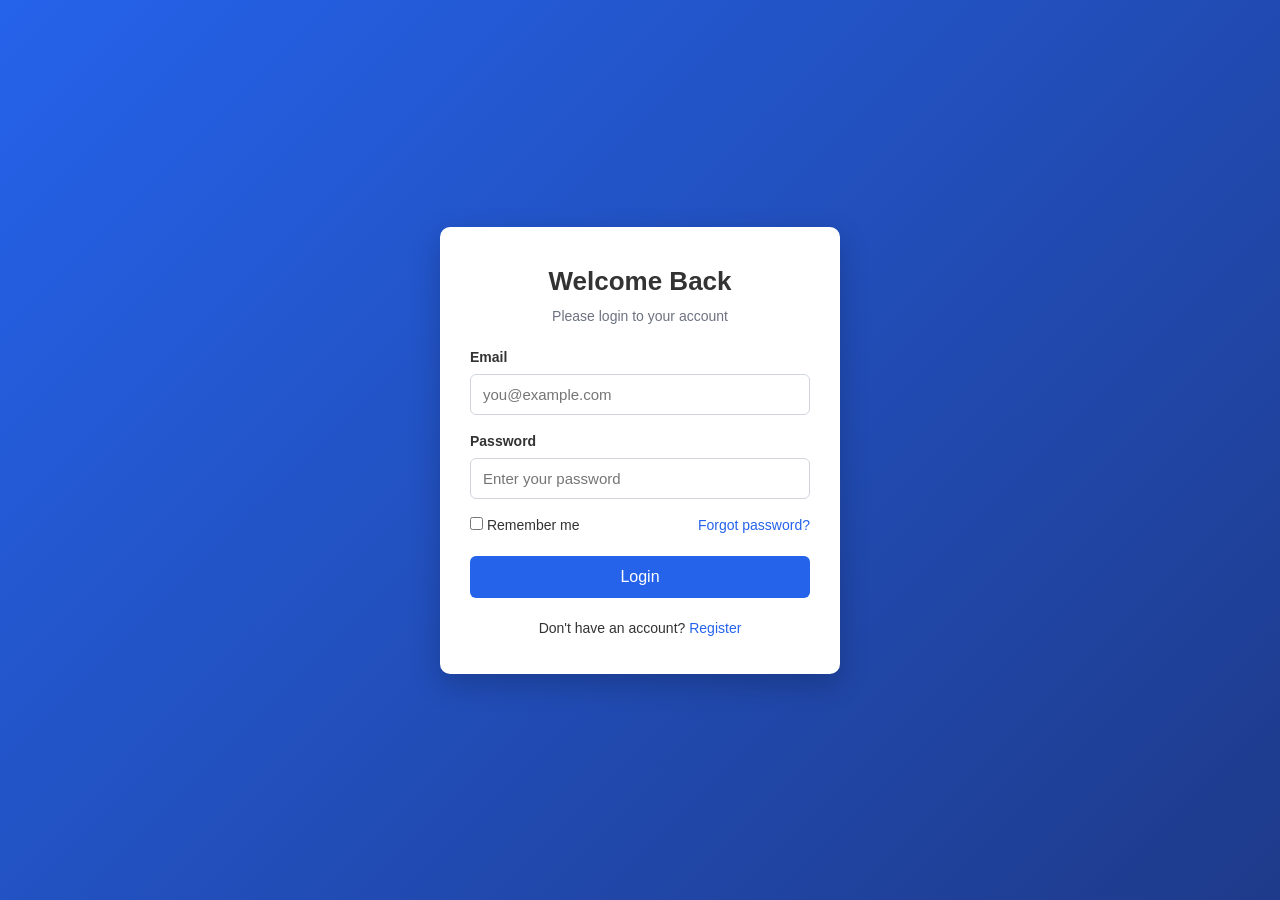
<file: Electric-shop/index.html>
<!DOCTYPE html>
<html lang="en">
<head>
    <meta charset="UTF-8">
    <meta name="viewport" content="width=device-width, initial-scale=1.0">
    <title>Login</title>
    <link rel="stylesheet" href="css/style.css">
</head>

<body class="auth-body">

    <div class="auth-card">

        <h1>Welcome Back</h1>
        <p class="subtitle">Please login to your account</p>

        <form id="loginForm" novalidate>

            <div class="form-group">
                <label for="email">Email</label>
                <input type="email" id="email" name="email" placeholder="you@example.com">
                <span class="error" id="emailError"></span>
            </div>

            <div class="form-group">
                <label for="password">Password</label>
                <input type="password" id="password" name="password" placeholder="Enter your password">
                <span class="error" id="passwordError"></span>
            </div>

            <div class="form-row">
                <label class="checkbox">
                    <input type="checkbox" name="remember"> Remember me
                </label>

                <a href="#">Forgot password?</a>
            </div>

            <button type="submit" class="btn">Login</button>

        </form>

        <p class="switch-text">
            Don't have an account?
            <a href="register.html">Register</a>
        </p>

    </div>

    <script src="js/login.js"></script>

</body>
</html>
</file>
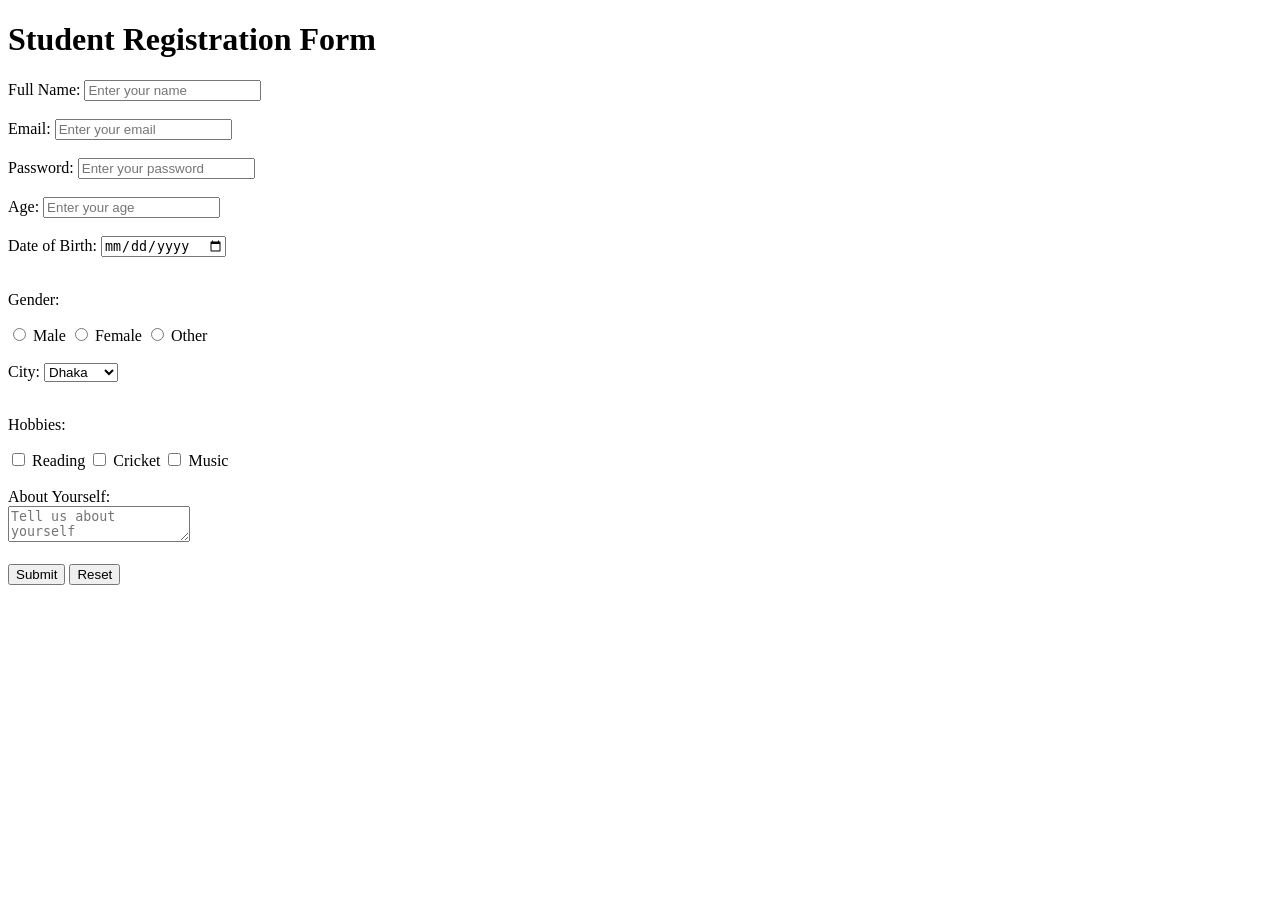
<file: registration.html>
<!DOCTYPE html>
<html>
<head>
  <meta charset="UTF-8">
  <title>Student Registration Form</title>
</head>
<body>
 
  <h1>Student Registration Form</h1>
 
  <form action=" " method="post">
 
    
    <label>Full Name:</label>
    <input type="text" name="fullname" placeholder="Enter your name" required>
    <br><br>
 
    
    <label>Email:</label>
    <input type="email" name="email" placeholder="Enter your email" required>
    <br><br>
 
    
    <label>Password:</label>
    <input type="password" name="pass" placeholder="Enter your password" required>
    <br><br>
 

    <label>Age:</label>
    <input type="number" name="age" placeholder="Enter your age" required>
    <br><br>
 
    
    <label>Date of Birth:</label>
    <input type="date" name="dob">
    <br><br>
 
    
    <p>Gender:</p> <input type="radio" name="gender" value="male"> Male
    <input type="radio" name="gender" value="female"> Female
    <input type="radio" name="gender" value="other"> Other
    <br><br>
 
    
    <label>City:</label>
    <select name="city">
      <option value="dhaka">Dhaka</option>
      <option value="khulna">Khulna</option>
      <option value="rajshahi">Rajshahi</option>
      <option value="sylhet">Sylhet</option>
    </select>
    <br>
    <br>
 
    
    <p>Hobbies:</p>
    <input type="checkbox" name="hobby" value="reading"> Reading
    <input type="checkbox" name="hobby" value="cricket"> Cricket
    <input type="checkbox" name="hobby" value="music"> Music
    <br>
    <br>
 
    
    <label>About Yourself:</label><br>
    <textarea name="about" placeholder="Tell us about yourself" required></textarea>
    <br><br>
 
  
    <input type="submit" value="Submit">
    <input type="reset" value="Reset">
 
  </form>
 
</body>
</html>
</file>
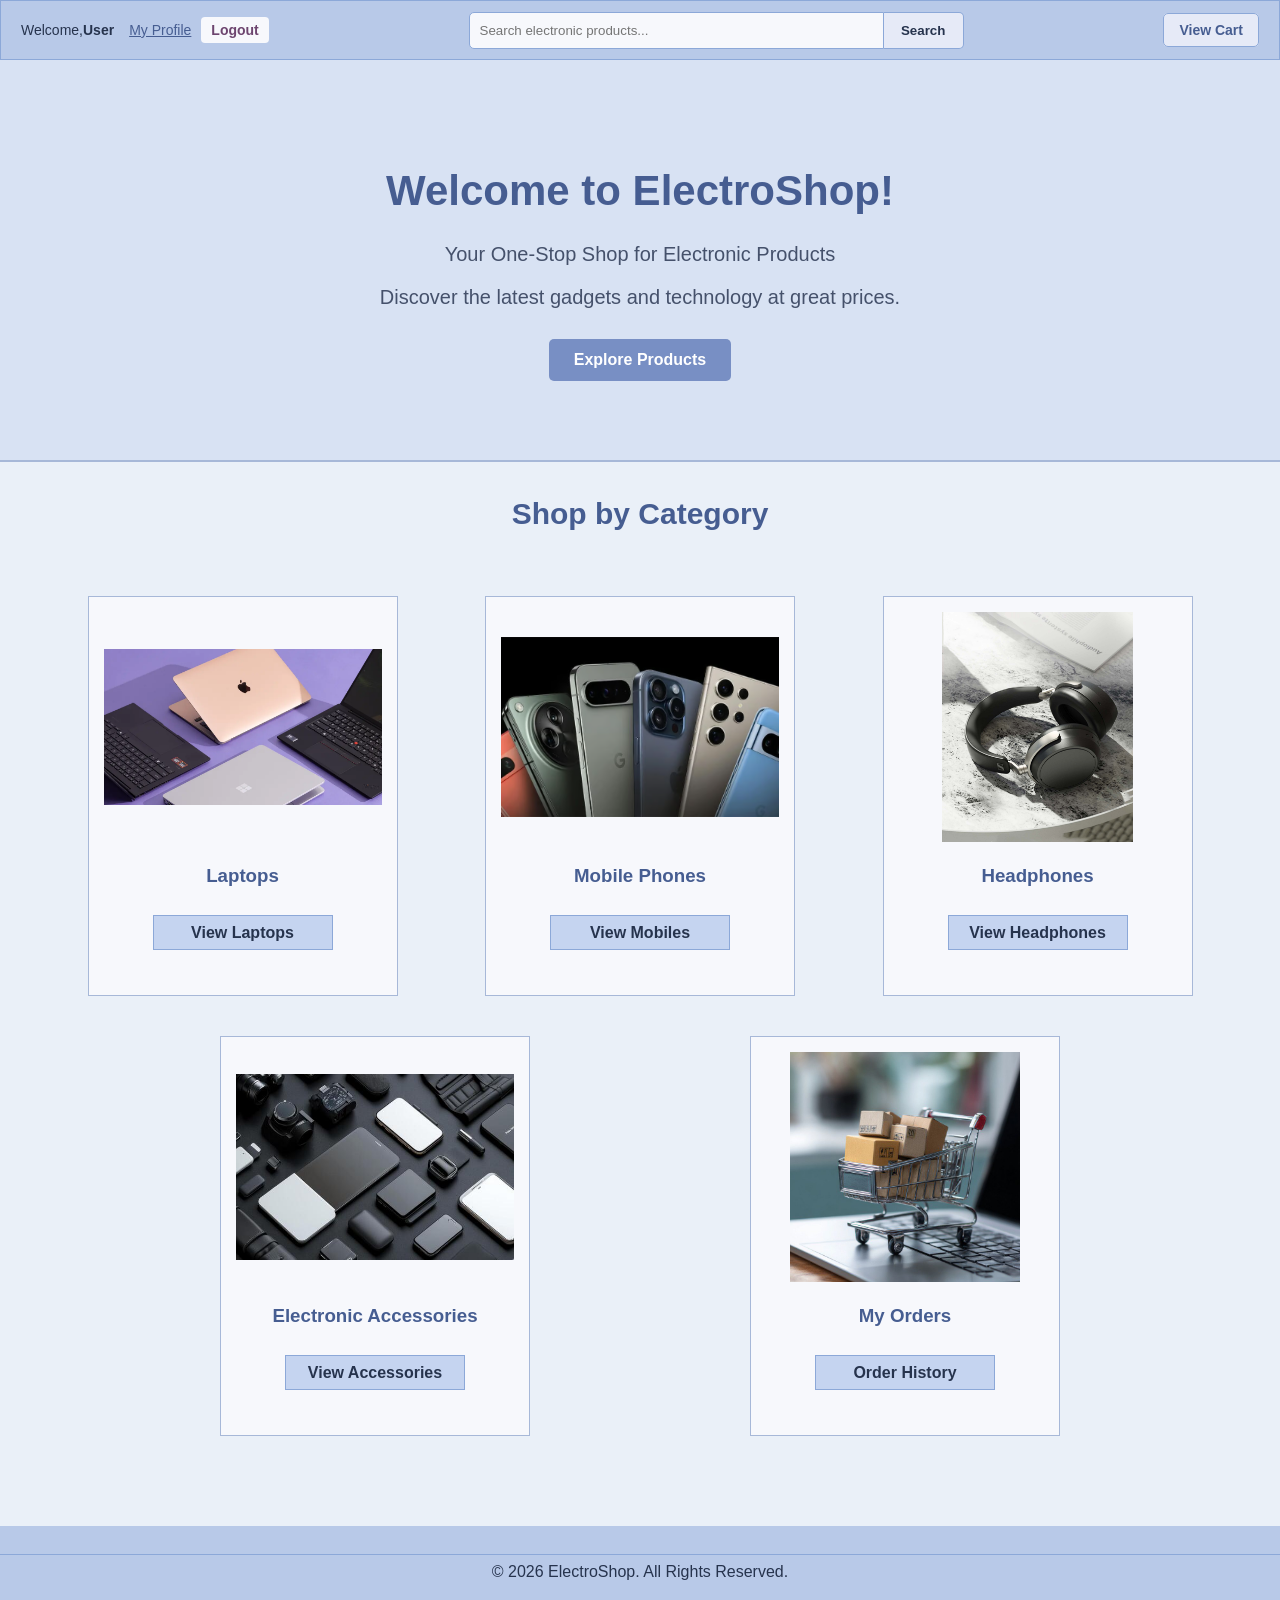
<file: Electric-shop/dashboard.html>
<!DOCTYPE html>
<html lang="en">
<head>
    <meta charset="UTF-8">
    <meta name="viewport" content="width=device-width, initial-scale=1.0">
    <title>Electronic Shop Dashboard</title>

    <style>
        body {
            background-color: #EAF0F8;
            font-family: Arial, sans-serif;
            margin: 0;
            padding: 0;
        }

        .searchbar {
            position: sticky;
            top: 0;
            width: 100%;
            height: 60px;
            background-color: #B8C9E8;
            display: flex;
            justify-content: space-between;
            align-items: center;
            border: 1px solid #8CA8D8;
            padding: 0 20px;
            box-sizing: border-box;
            z-index: 100;
        }

        .user-info {
            color: #26334D;
            font-size: 14px;
            display: flex;
            align-items: center;
        }

        .profile-link {
            color: #465D91;
            margin-left: 15px;
            text-decoration: underline;
        }

        .logout-btn {
            color: #6D456F;
            text-decoration: none;
            background: #F7F8FC;
            padding: 5px 10px;
            border-radius: 4px;
            margin-left: 10px;
            font-weight: bold;
        }

        .search-box-container {
            display: flex;
            width: 40%;
        }

        .searchbar_input {
            flex: 1;
            padding: 10px;
            border-radius: 5px 0 0 5px;
            border: 1px solid #8CA8D8;
            outline: none;
            background-color: #F7F8FC;
        }

        .search-btn {
            width: 80px;
            background: #E6EAF7;
            border: 1px solid #8CA8D8;
            border-left: none;
            border-radius: 0 5px 5px 0;
            cursor: pointer;
            font-weight: bold;
            color: #26334D;
        }

        .view-cart-link {
            background: #E6EAF7;
            color: #465D91;
            padding: 8px 15px;
            text-decoration: none;
            border-radius: 5px;
            font-weight: bold;
            border: 1px solid #8CA8D8;
            font-size: 14px;
        }

        .welcome {
            width: 100%;
            height: 400px;
            background-color: #D8E2F3;
            display: flex;
            justify-content: center;
            align-items: center;
            text-align: center;
            border-bottom: 2px solid #A7B8D8;
        }

        .welcome-content h1 {
            font-size: 42px;
            color: #465D91;
        }

        .welcome-content p {
            font-size: 20px;
            color: #45516B;
        }

        .shop-btn {
            display: inline-block;
            background-color: #788FC4;
            color: white;
            padding: 12px 25px;
            border-radius: 5px;
            text-decoration: none;
            font-weight: bold;
            margin-top: 10px;
        }

        .section-title {
            text-align: center;
            font-size: 30px;
            margin-top: 35px;
            color: #465D91;
        }

        .product-container {
            display: flex;
            justify-content: space-evenly;
            flex-wrap: wrap;
            margin-top: 20px;
            padding: 20px;
        }

        .product-box {
            width: 25%;
            height: 400px;
            border: 1px solid #A7B8D8;
            background-color: #F7F8FC;
            margin: 20px;
            padding: 15px;
            text-align: center;
            transition: 0.3s;
            box-sizing: border-box;
        }

        .product-box:hover {
            outline: 2px solid #788FC4;
            outline-offset: 5px;
        }

        .product-img {
            width: 100%;
            height: 230px;
            object-fit: contain;
        }

        .product-box h3 {
            color: #465D91;
        }

        .product-box button {
            width: 180px;
            height: 35px;
            background-color: #C5D4F0;
            color: #26334D;
            font-size: 16px;
            cursor: pointer;
            border: 1px solid #8CA8D8;
            margin-top: 10px;
        }

        .product-box button:hover {
            background-color: #A7BCE5;
        }

        .footer_style {
            width: 100%;
            height: 100px;
            background-color: #B8C9E8;
            text-align: center;
            padding-top: 20px;
            margin-top: 50px;
            box-sizing: border-box;
            color: #26334D;
        }

        .footer_style hr {
            border: none;
            border-top: 1px solid #8CA8D8;
        }

        a {
            text-decoration: none;
        }
    </style>
</head>

<body>

    <div class="searchbar">

        <div class="user-info">
            Welcome, <b>User</b>

            <a href="profile.html" class="profile-link">My Profile</a>

            <a href="index.html" class="logout-btn">Logout</a>
        </div>

        <div class="search-box-container">
            <input type="text"
                   placeholder="Search electronic products..."
                   class="searchbar_input">

            <button type="button" class="search-btn">Search</button>
        </div>

        <div class="cart-header">
            <a href="cart.html" class="view-cart-link">View Cart</a>
        </div>

    </div>

    <div class="welcome">

        <div class="welcome-content">
            <h1>Welcome to ElectroShop!</h1>

            <p>Your One-Stop Shop for Electronic Products</p>

            <p>Discover the latest gadgets and technology at great prices.</p>

            <a href="#products" class="shop-btn">Explore Products</a>
        </div>

    </div>

    <h2 class="section-title" id="products">Shop by Category</h2>

    <div class="product-container">

        <div class="product-box">
            <img src="images/laptop.jpg"
                 alt="Laptop"
                 class="product-img">

            <h3>Laptops</h3>

            <a href="laptopProducts.html">
                <button type="button"><b>View Laptops</b></button>
            </a>
        </div>

        <div class="product-box">
            <img src="images/mobile.jpg"
                 alt="Mobile Phone"
                 class="product-img">

            <h3>Mobile Phones</h3>

            <a href="mobileProducts.html">
                <button type="button"><b>View Mobiles</b></button>
            </a>
        </div>

        <div class="product-box">
            <img src="images/headphones.jpg"
                 alt="Headphones"
                 class="product-img">

            <h3>Headphones</h3>

            <a href="headphoneProducts.html">
                <button type="button"><b>View Headphones</b></button>
            </a>
        </div>

        <div class="product-box">
            <img src="images/accessories.jpg"
                 alt="Electronic Accessories"
                 class="product-img">

            <h3>Electronic Accessories</h3>

            <a href="accessoryProducts.html">
                <button type="button"><b>View Accessories</b></button>
            </a>
        </div>

        <div class="product-box">
            <img src="images/order.jpg"
                 alt="Order History"
                 class="product-img">

            <h3>My Orders</h3>

            <a href="orderHistory.html">
                <button type="button"><b>Order History</b></button>
            </a>
        </div>

    </div>

    <div class="footer_style">
        <hr>

        <footer>
            &copy; 2026 ElectroShop. All Rights Reserved.
        </footer>
    </div>

    <script src="js/dashboard.js"></script>

</body>
</html>
</file>
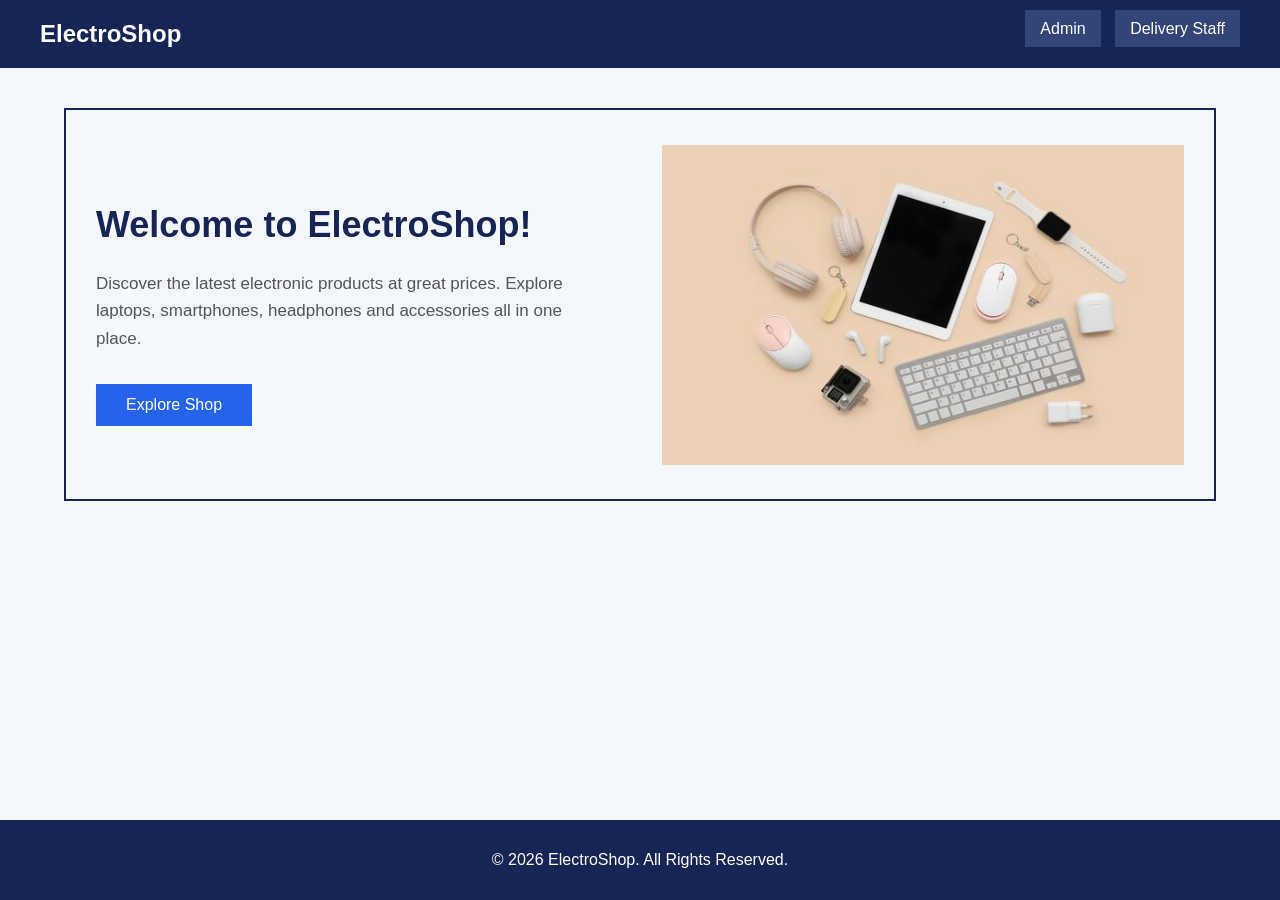
<file: Electric-shop/home.html>
<!DOCTYPE html>
<html>
<head>
    <title>ElectroShop - Home</title>

    <style>
        body {
            margin: 0;
            font-family: Arial;
            background-color: #f4f7fb;
            min-height: 100vh;
            display: flex;
            flex-direction: column;
        }

        nav {
            background-color: #172554;
            color: white;
            padding: 20px 40px;
        }

        nav h2 {
            display: inline;
        }

        .links {
            float: right;
        }

        .links a {
            color: white;
            text-decoration: none;
            background-color: #334477;
            padding: 10px 15px;
            margin-left: 10px;
        }

        main {
            flex: 1;
            padding: 40px 0;
        }

        .main {
            margin: 0 auto;
            padding: 30px;
            width: 85%;
            min-height: 320px;
            border: 2px solid #172554;
            overflow: auto;
        }

        .content {
            float: left;
            width: 45%;
            margin-top: 40px;
        }

        .content h1 {
            color: #172554;
            font-size: 36px;
        }

        .content p {
            color: #555;
            font-size: 17px;
            line-height: 1.6;
        }

        .image {
            float: right;
            width: 48%;
        }

        .image img {
            width: 100%;
            height: 320px;
            margin-top: 5px;
        }

        .next-btn {
            display: inline-block;
            background-color: #2563eb;
            color: white;
            text-decoration: none;
            padding: 12px 30px;
            margin-top: 15px;
        }

        footer {
            background-color: #172554;
            color: white;
            text-align: center;
            padding: 15px;
        }
    </style>
</head>

<body>

    <nav>
        <h2>ElectroShop</h2>

        <div class="links">
            <a href="adminLogin.html">Admin</a>
            <a href="deliveryLogin.html">Delivery Staff</a>
        </div>
    </nav>

    <main>
        <div class="main">

            <div class="content">
                <h1>Welcome to ElectroShop!</h1>

                <p>
                    Discover the latest electronic products at great prices.
                    Explore laptops, smartphones, headphones and accessories
                    all in one place.
                </p>

                <a href="index.html" class="next-btn">Explore Shop</a>
            </div>

            <div class="image">
                <img src="images/front.jpg" alt="Electronic Products">
            </div>

        </div>
    </main>

    <footer>
        <p>&copy; 2026 ElectroShop. All Rights Reserved.</p>
    </footer>

</body>
</html>
</file>
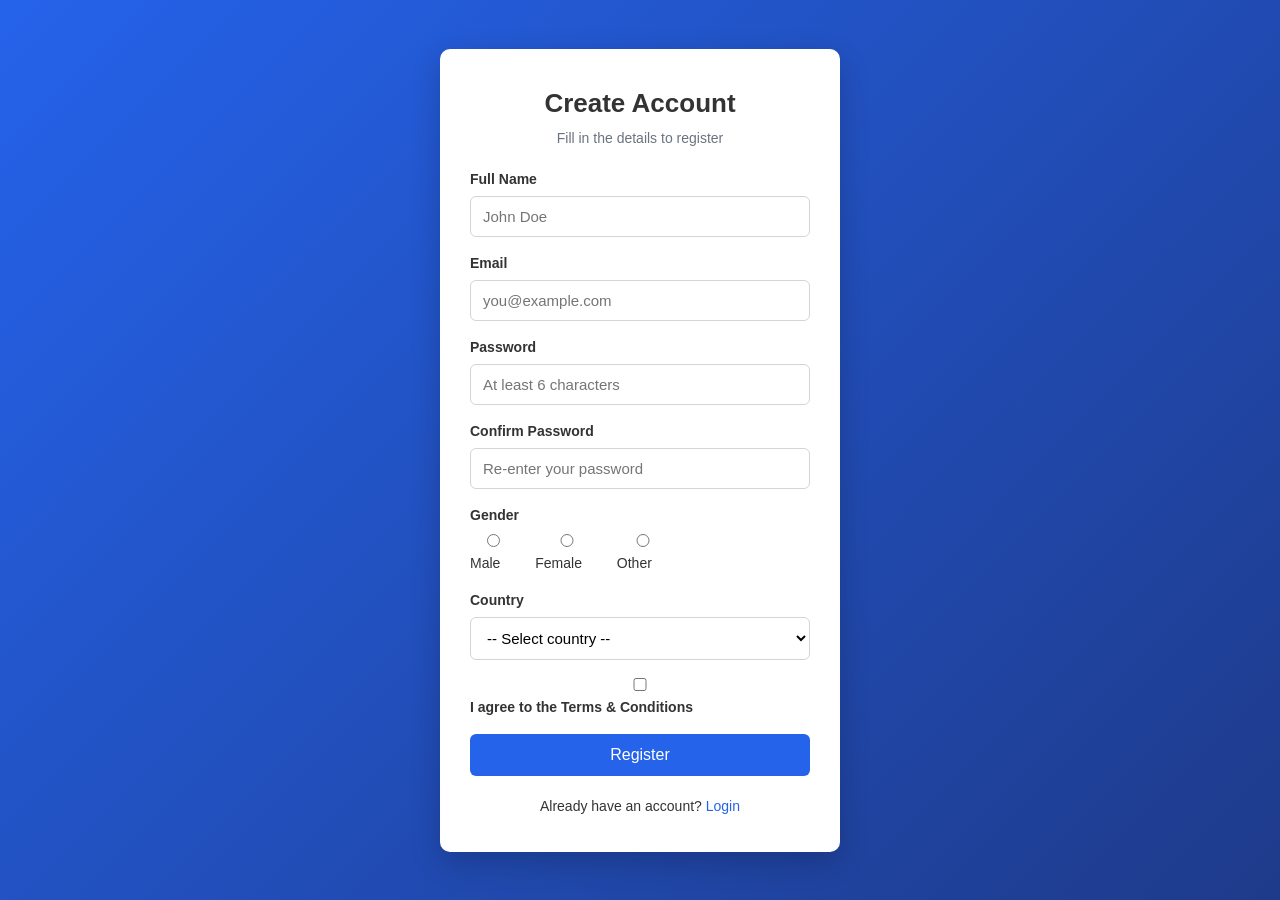
<file: Electric-shop/register.html>
<!DOCTYPE html>
<html lang="en">
<head>
    <meta charset="UTF-8">
    <meta name="viewport" content="width=device-width, initial-scale=1.0">
    <title>Register</title>
    <link rel="stylesheet" href="css/style.css">
</head>

<body class="auth-body">

    <div class="auth-card">

        <h1>Create Account</h1>
        <p class="subtitle">Fill in the details to register</p>

        <form id="registerForm" novalidate>

            <div class="form-group">
                <label for="name">Full Name</label>
                <input type="text" id="name" name="name" placeholder="John Doe">
                <span class="error" id="nameError"></span>
            </div>

            <div class="form-group">
                <label for="email">Email</label>
                <input type="email" id="email" name="email" placeholder="you@example.com">
                <span class="error" id="emailError"></span>
            </div>

            <div class="form-group">
                <label for="password">Password</label>
                <input type="password" id="password" name="password" placeholder="At least 6 characters">
                <span class="error" id="passwordError"></span>
            </div>

            <div class="form-group">
                <label for="confirm">Confirm Password</label>
                <input type="password" id="confirm" name="confirm" placeholder="Re-enter your password">
                <span class="error" id="confirmError"></span>
            </div>

            <div class="form-group">
                <label>Gender</label>

                <div class="radio-group">
                    <label><input type="radio" name="gender" value="male"> Male</label>
                    <label><input type="radio" name="gender" value="female"> Female</label>
                    <label><input type="radio" name="gender" value="other"> Other</label>
                </div>

                <span class="error" id="genderError"></span>
            </div>

            <div class="form-group">
                <label for="country">Country</label>

                <select id="country" name="country">
                    <option value="">-- Select country --</option>
                    <option value="bangladesh">Bangladesh</option>
                    <option value="india">India</option>
                    <option value="usa">USA</option>
                    <option value="uk">UK</option>
                    <option value="other">Other</option>
                </select>

                <span class="error" id="countryError"></span>
            </div>

            <div class="form-group">
                <label class="checkbox">
                    <input type="checkbox" id="terms" name="terms">
                    I agree to the Terms &amp; Conditions
                </label>

                <span class="error" id="termsError"></span>
            </div>

            <button type="submit" class="btn">Register</button>

        </form>

        <p class="switch-text">
            Already have an account?
            <a href="index.html">Login</a>
        </p>

    </div>

    <script src="js/register.js"></script>

</body>
</html>
</file>
<file: Electric-shop/css/style.css>
* {
  margin: 0;
  padding: 0;
  box-sizing: border-box;
}

body {
  font-family: Arial, Helvetica, sans-serif;
  background-color: #f4f6f9;
  color: #333;
  line-height: 1.5;
}

a {
  color: #2563eb;
  text-decoration: none;
}

a:hover {
  text-decoration: underline;
}

.subtitle {
  color: #6b7280;
  font-size: 14px;
  margin-bottom: 20px;
}


.btn {
  display: block;
  width: 100%;
  padding: 12px;
  background-color: #2563eb;
  color: #fff;
  border: none;
  border-radius: 6px;
  font-size: 16px;
  cursor: pointer;
  transition: background-color 0.2s;
}

a.btn:hover {
  text-decoration: none;
}

.btn:hover {
  background-color: #1d4ed8;
}

.btn-small {
  display: inline-block;
  width: auto;
  text-align: center;
  padding: 8px 16px;
  font-size: 14px;
}


.auth-body {
  min-height: 100vh;
  display: flex;
  justify-content: center;
  align-items: center;
  padding: 20px;
  background: linear-gradient(135deg, #2563eb, #1e3a8a);
}

.auth-card {
  width: 100%;
  max-width: 400px;
  background-color: #fff;
  padding: 35px 30px;
  border-radius: 10px;
  box-shadow: 0 10px 30px rgba(0, 0, 0, 0.2);
}

.auth-card h1 {
  font-size: 26px;
  margin-bottom: 5px;
  text-align: center;
}

.auth-card .subtitle {
  text-align: center;
}

.form-group {
  margin-bottom: 16px;
}

.form-group label {
  display: block;
  margin-bottom: 6px;
  font-size: 14px;
  font-weight: bold;
}

.form-group input {
  width: 100%;
  padding: 11px 12px;
  border: 1px solid #d1d5db;
  border-radius: 6px;
  font-size: 15px;
  outline: none;
}

.form-group select {
  width: 100%;
  padding: 11px 12px;
  border: 1px solid #d1d5db;
  border-radius: 6px;
  font-size: 15px;
  background-color: #fff;
  outline: none;
}

.form-group input:focus,
.form-group select:focus {
  border-color: #2563eb;
  box-shadow: 0 0 0 3px rgba(37, 99, 235, 0.15);
}

.radio-group {
  display: flex;
  gap: 18px;
  font-size: 14px;
}

.radio-group label {
  font-weight: normal;
  margin-bottom: 0;
  display: inline;
}

.form-row {
  display: flex;
  justify-content: space-between;
  align-items: center;
  margin-bottom: 20px;
  font-size: 14px;
}

.checkbox {
  display: block;
  font-size: 14px;
  margin-bottom: 20px;
}

.form-row .checkbox {
  margin-bottom: 0;
}

.switch-text {
  text-align: center;
  margin-top: 20px;
  font-size: 14px;
}

/* ===== Dashboard Layout ===== */
.layout {
  display: flex;
  min-height: 100vh;
}

.sidebar {
  width: 230px;
  background-color: #1e293b;
  color: #fff;
  padding: 25px 0;
}

.sidebar .logo {
  text-align: center;
  margin-bottom: 30px;
  font-size: 22px;
}

.sidebar nav a {
  display: block;
  padding: 12px 25px;
  color: #cbd5e1;
  font-size: 15px;
}

.sidebar nav a:hover,
.sidebar nav a.active {
  background-color: #334155;
  color: #fff;
  text-decoration: none;
}

.main {
  flex: 1;
  display: flex;
  flex-direction: column;
}

.topbar {
  display: flex;
  justify-content: space-between;
  align-items: center;
  background-color: #fff;
  padding: 15px 30px;
  box-shadow: 0 1px 4px rgba(0, 0, 0, 0.08);
}

.user-area {
  display: flex;
  align-items: center;
  gap: 15px;
}

.content {
  padding: 30px;
}


.cards {
  display: grid;
  grid-template-columns: repeat(auto-fit, minmax(200px, 1fr));
  gap: 20px;
  margin-bottom: 30px;
}

.card {
  background-color: #fff;
  padding: 20px;
  border-radius: 8px;
  box-shadow: 0 1px 4px rgba(0, 0, 0, 0.08);
}

.card h4 {
  color: #6b7280;
  font-size: 14px;
  font-weight: normal;
}

.card .number {
  font-size: 28px;
  font-weight: bold;
  margin-top: 8px;
}


.table-box {
  background-color: #fff;
  padding: 20px;
  border-radius: 8px;
  box-shadow: 0 1px 4px rgba(0, 0, 0, 0.08);
  overflow-x: auto;
}

.table-box h3 {
  margin-bottom: 15px;
}

table {
  width: 100%;
  border-collapse: collapse;
  min-width: 500px;
}

th,
td {
  padding: 12px;
  text-align: left;
  border-bottom: 1px solid #e5e7eb;
  font-size: 14px;
}

th {
  background-color: #f9fafb;
}

.badge {
  padding: 4px 10px;
  border-radius: 12px;
  font-size: 12px;
}

.badge.success { background-color: #dcfce7; color: #166534; }
.badge.warning { background-color: #fef3c7; color: #92400e; }
.badge.danger  { background-color: #fee2e2; color: #b91c1c; }


@media (max-width: 768px) {
  .layout {
    flex-direction: column;
  }

  .sidebar {
    width: 100%;
    padding: 15px 0;
  }

  .sidebar .logo {
    margin-bottom: 10px;
  }

  .sidebar nav {
    display: flex;
    flex-wrap: wrap;
  }

  .sidebar nav a {
    padding: 10px 15px;
  }

  .topbar,
  .content {
    padding: 15px;
  }
}


.shop-dashboard {
    background-color: #EAF0F8;
}


.shop-dashboard .searchbar {
    position: sticky;
    top: 0;
    width: 100%;
    height: 60px;
    background-color: #B8C9E8;
    display: flex;
    justify-content: space-between;
    align-items: center;
    border: 1px solid #8CA8D8;
    padding: 0 20px;
    z-index: 100;
}

.shop-dashboard .user-info {
    color: #26334D;
    font-size: 14px;
    display: flex;
    align-items: center;
}

.shop-dashboard .profile-link {
    color: #465D91;
    margin-left: 15px;
    text-decoration: underline;
}

.shop-dashboard .logout-btn {
    color: #6D456F;
    background-color: #F7F8FC;
    padding: 5px 10px;
    border-radius: 4px;
    margin-left: 10px;
    font-weight: bold;
}

.shop-dashboard .search-box-container {
    display: flex;
    width: 40%;
}

.shop-dashboard .searchbar_input {
    flex: 1;
    padding: 10px;
    border-radius: 5px 0 0 5px;
    border: 1px solid #8CA8D8;
    outline: none;
    background-color: #F7F8FC;
}

.shop-dashboard .search-btn {
    width: 80px;
    background-color: #E6EAF7;
    border: 1px solid #8CA8D8;
    border-left: none;
    border-radius: 0 5px 5px 0;
    cursor: pointer;
    font-weight: bold;
    color: #26334D;
}

.shop-dashboard .view-cart-link {
    background-color: #E6EAF7;
    color: #465D91;
    padding: 8px 15px;
    border-radius: 5px;
    font-weight: bold;
    border: 1px solid #8CA8D8;
    font-size: 14px;
}

/* Welcome section */
.shop-dashboard .welcome {
    width: 100%;
    height: 400px;
    background-color: #D8E2F3;
    display: flex;
    justify-content: center;
    align-items: center;
    text-align: center;
    border-bottom: 2px solid #A7B8D8;
}

.shop-dashboard .welcome-content h1 {
    font-size: 42px;
    color: #465D91;
}

.shop-dashboard .welcome-content p {
    font-size: 20px;
    color: #45516B;
}

.shop-dashboard .shop-btn {
    display: inline-block;
    background-color: #788FC4;
    color: white;
    padding: 12px 25px;
    border-radius: 5px;
    font-weight: bold;
    margin-top: 10px;
}

/* Product categories */
.shop-dashboard .section-title {
    text-align: center;
    font-size: 30px;
    margin-top: 35px;
    color: #465D91;
}

.shop-dashboard .product-container {
    display: flex;
    justify-content: space-evenly;
    flex-wrap: wrap;
    margin-top: 20px;
    padding: 20px;
}

.shop-dashboard .product-box {
    width: 25%;
    height: 400px;
    border: 1px solid #A7B8D8;
    background-color: #F7F8FC;
    margin: 20px;
    padding: 15px;
    text-align: center;
    transition: 0.3s;
}

.shop-dashboard .product-box:hover {
    outline: 2px solid #788FC4;
    outline-offset: 5px;
}

.shop-dashboard .product-img {
    width: 100%;
    height: 230px;
    object-fit: contain;
}

.shop-dashboard .product-box h3 {
    color: #465D91;
}

.shop-dashboard .product-box button {
    width: 180px;
    height: 35px;
    background-color: #C5D4F0;
    color: #26334D;
    font-size: 16px;
    cursor: pointer;
    border: 1px solid #8CA8D8;
    margin-top: 10px;
}

.shop-dashboard .product-box button:hover {
    background-color: #A7BCE5;
}


.shop-dashboard .footer_style {
    width: 100%;
    height: 100px;
    background-color: #B8C9E8;
    text-align: center;
    padding-top: 20px;
    margin-top: 50px;
    color: #26334D;
}

.shop-dashboard .footer_style hr {
    border: none;
    border-top: 1px solid #8CA8D8;
}

.error {
  display: block;
  color: red;
  font-size: 13px;
  margin-top: 4px;
}
</file>
